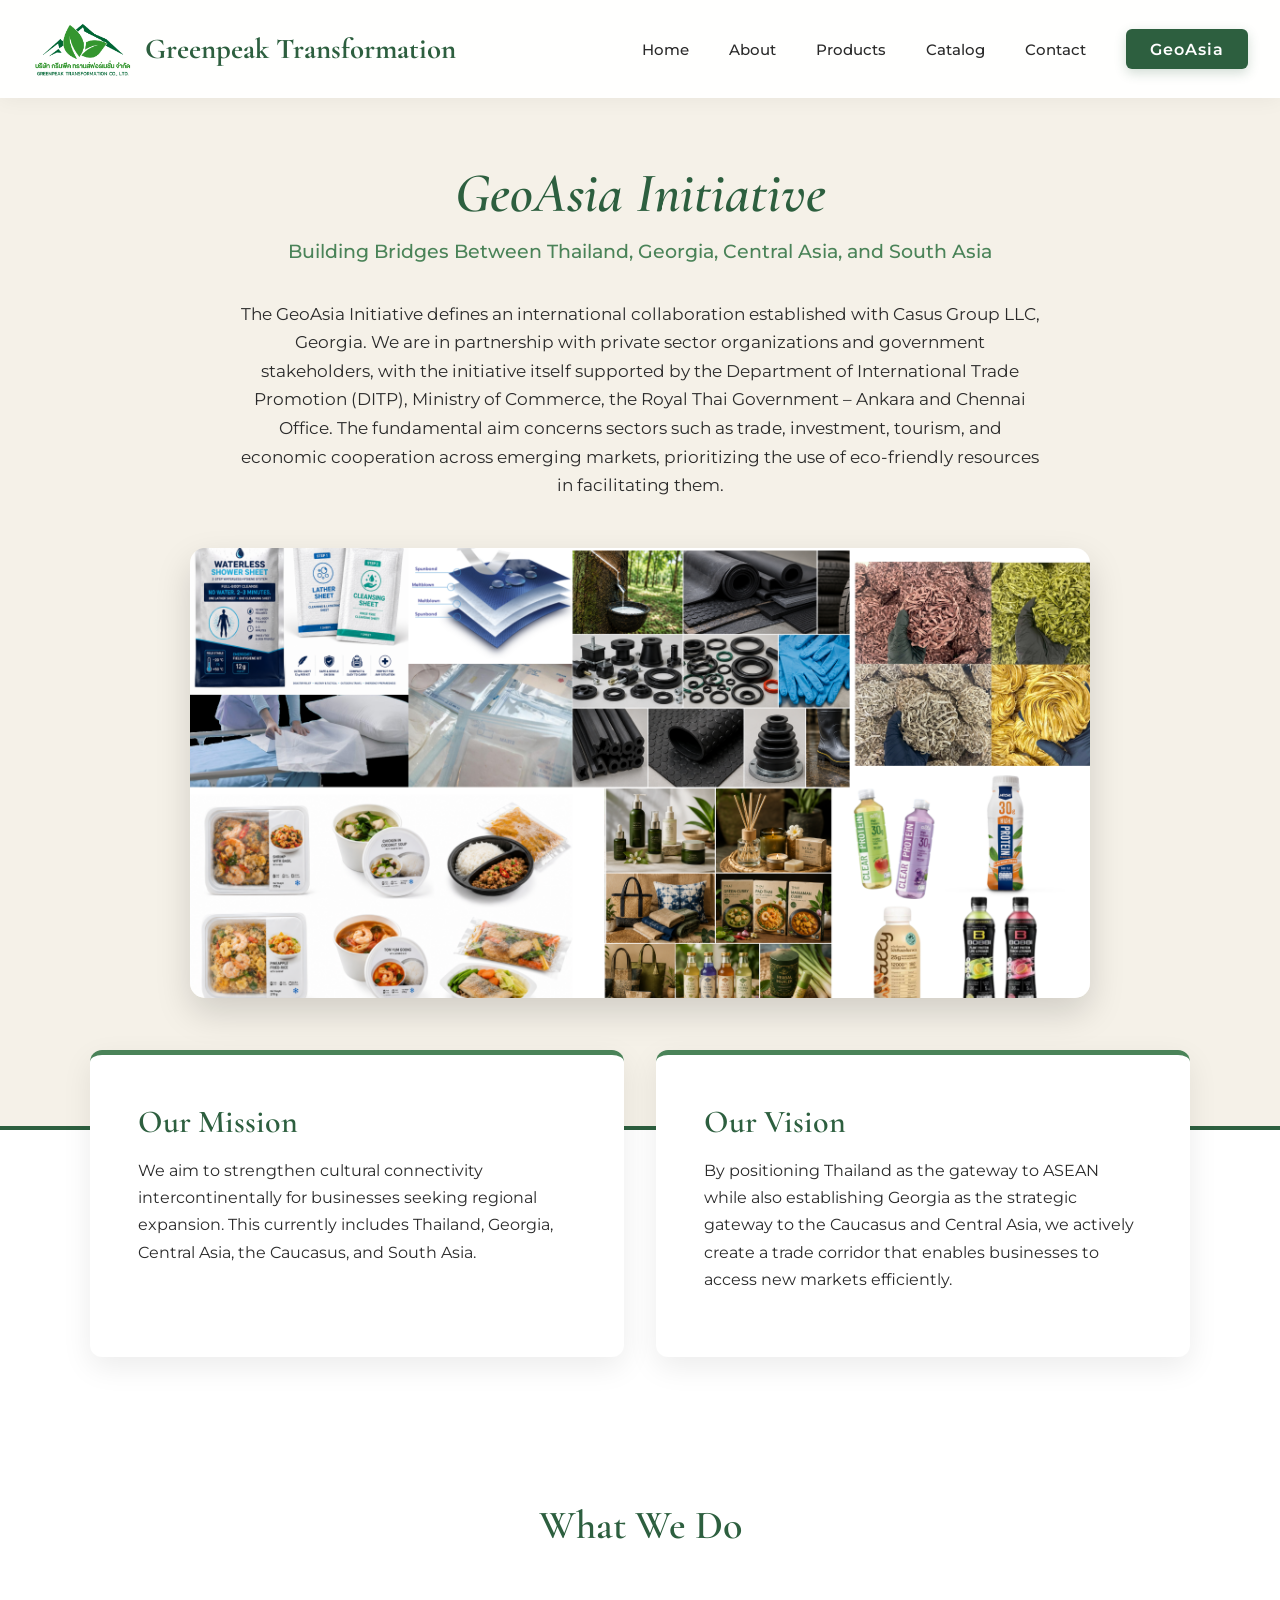
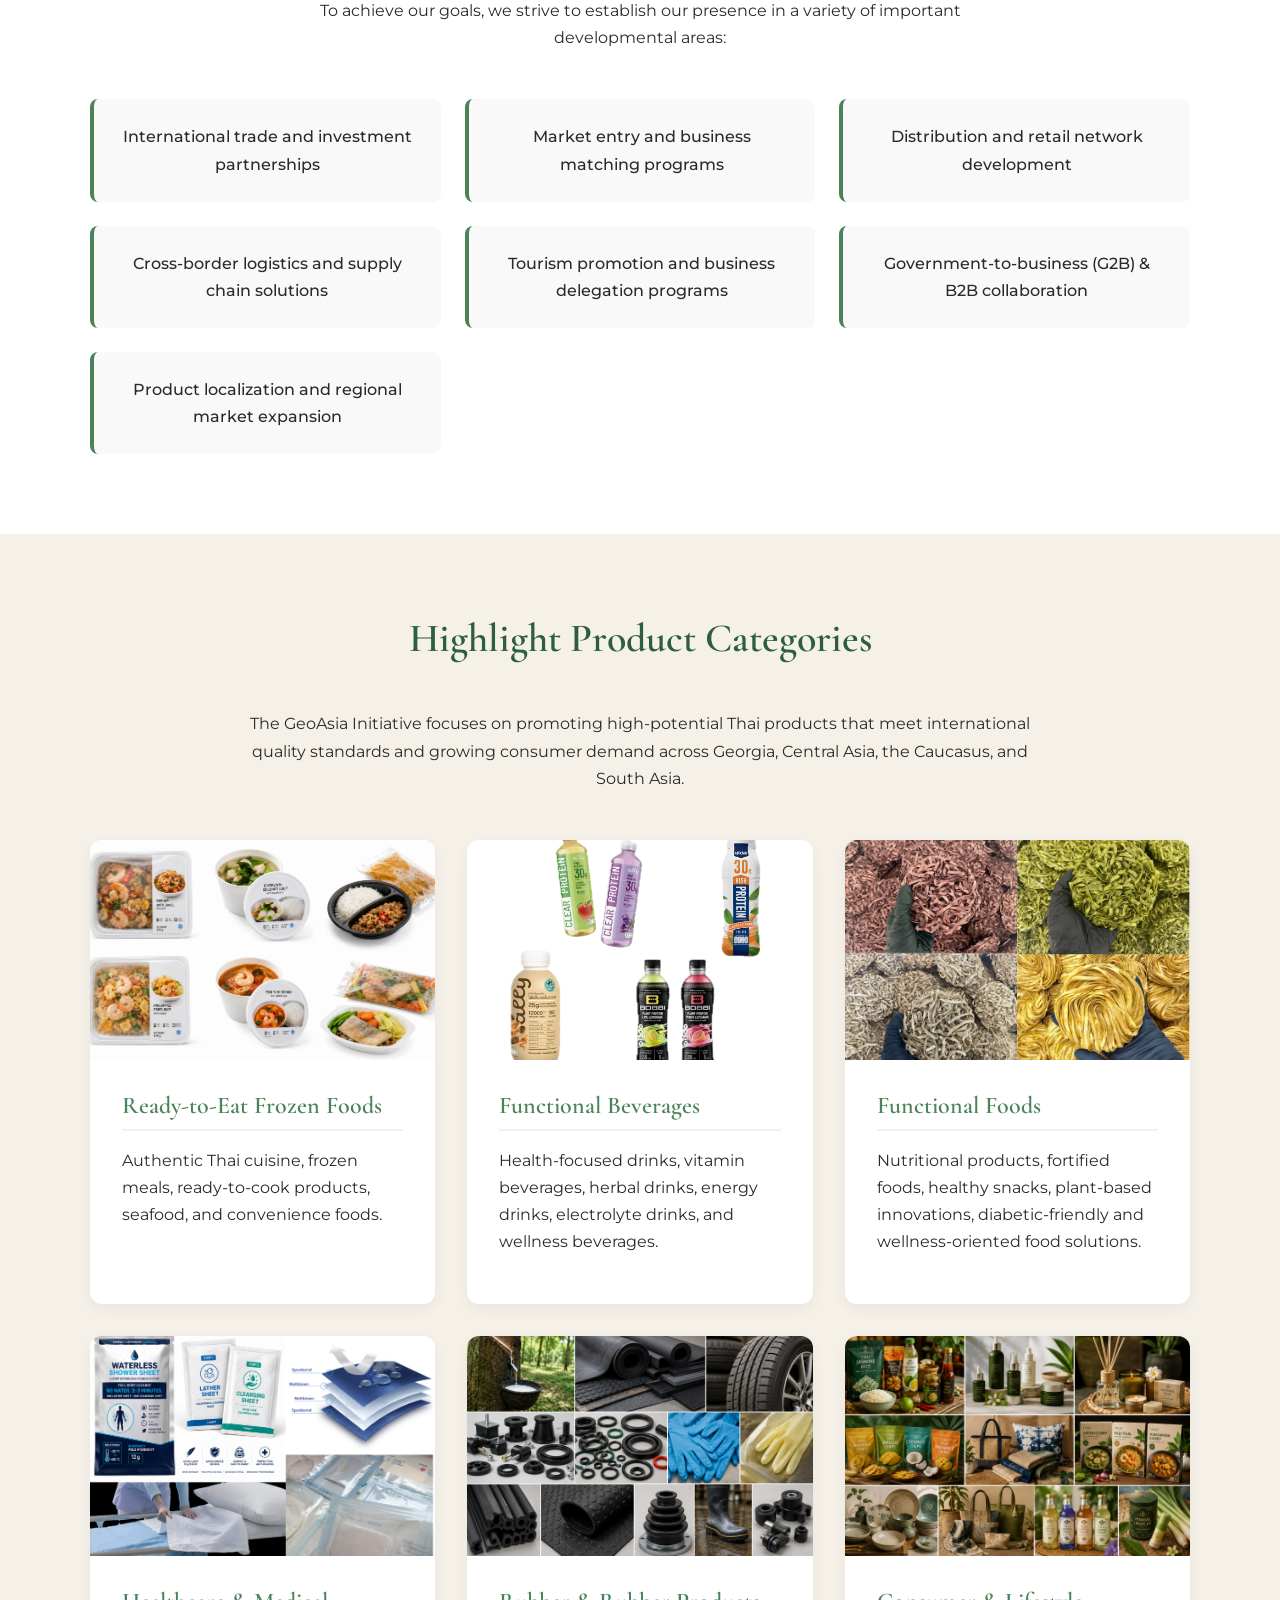
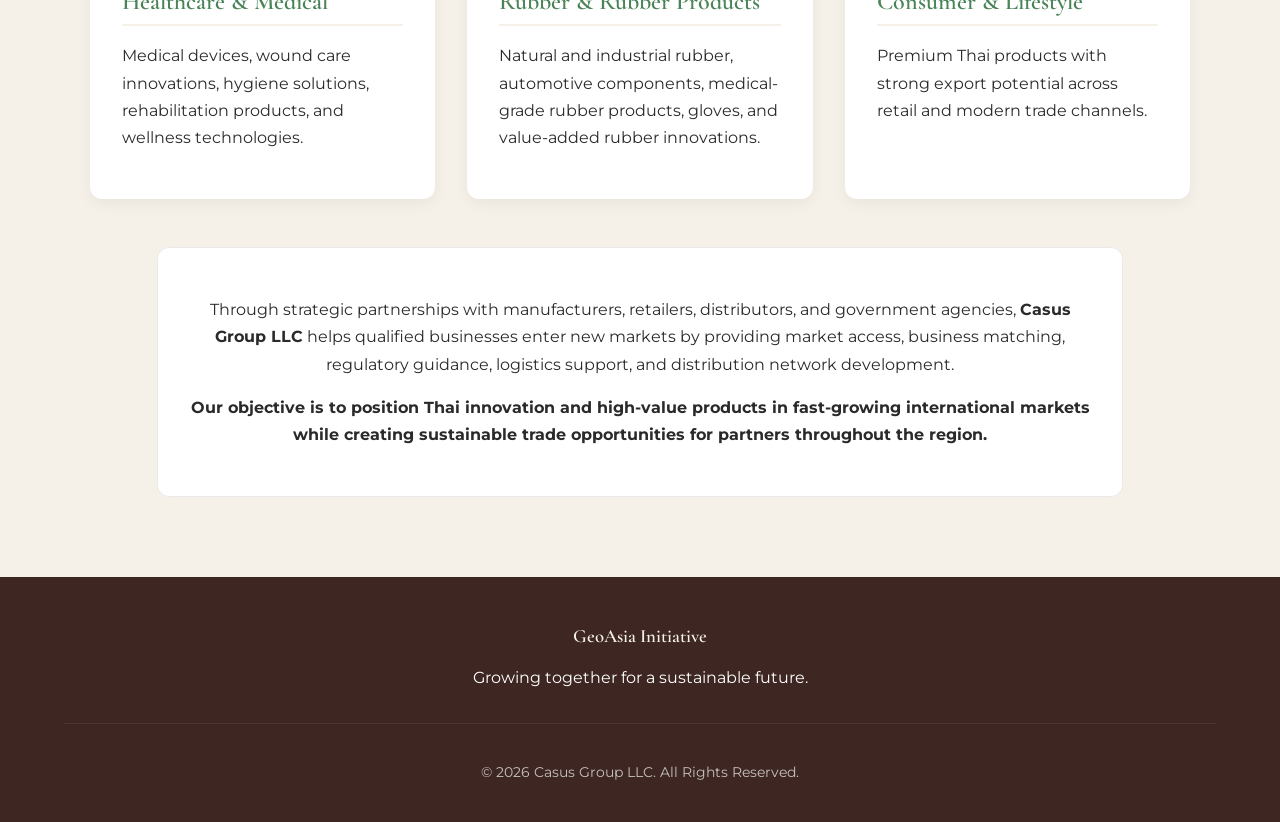
<file: partnership/index.html>
<!DOCTYPE html>
<html lang="en">
<head>
    <meta charset="UTF-8">
    <meta name="viewport" content="width=device-width, initial-scale=1.0">
    <title>GeoAsia Initiative | Greenpeak Transformation</title>
    <link rel="icon" type="image/png" href="images/greenpeak_logo.png">
    <link rel="preconnect" href="https://fonts.googleapis.com">
    <link rel="preconnect" href="https://fonts.gstatic.com" crossorigin>
    <link href="https://fonts.googleapis.com/css2?family=Cormorant+Garamond:wght@300;400;600;700&family=Montserrat:wght@300;400;500;600&display=swap" rel="stylesheet">
    
    <style>
        :root {
            --primary-green: #2d5f3f;
            --accent-green: #4a8358;
            --dark-brown: #3e2723;
            --cream: #f5f1e8;
            --text-dark: #2a2a2a;
            --white: #ffffff;
            --light-gray: #f9f9f9;
        }

        body {
            font-family: 'Montserrat', sans-serif;
            color: var(--text-dark);
            line-height: 1.7;
            background: var(--white);
            margin: 0;
            padding: 0;
            display: flex;
            flex-direction: column;
            min-height: 100vh;
        }

        h1, h2, h3, h4 {
            font-family: 'Cormorant Garamond', serif;
            font-weight: 600;
            margin-top: 0;
        }

        a {
            text-decoration: none;
            color: inherit;
        }

        /* --- Header Styles --- */
        header {
            background: var(--white);
            padding: 1.5rem 5%;
            box-shadow: 0 2px 20px rgba(0, 0, 0, 0.05);
            display: flex;
            justify-content: space-between;
            align-items: center;
            position: sticky;
            top: 0;
            z-index: 1000;
        }

        .logo {
            font-family: 'Cormorant Garamond', serif;
            font-size: 1.8rem;
            font-weight: 700;
            color: var(--primary-green);
        }

        /* Creates space above sections when clicking navigation links */
        section {
            scroll-margin-top: 50px; /* Adjust this number if you want more or less space! */
        }

        h1, h2, h3, h4 {
            font-family: 'Cormorant Garamond', serif;
            font-weight: 600;
            line-height: 1.2;
        }

        /* --- Website Navigation Bar Styles --- */
        nav {
            position: fixed;
            top: 0;
            width: 100%;
            background: rgba(255, 255, 255, 0.95);
            backdrop-filter: blur(10px);
            z-index: 1000;
            box-shadow: 0 2px 20px rgba(0, 0, 0, 0.05);
            transition: all 0.3s ease;
        }

        .nav-container {
            max-width: 1400px;
            margin: 0 auto;
            padding: 1.2rem 2rem;
            display: flex;
            justify-content: space-between;
            align-items: center;
        }

        .logo {
            display: flex;
            align-items: center;
            gap: 0.8rem;
            font-family: 'Cormorant Garamond', serif;
            font-size: 1.8rem;
            font-weight: 700;
            color: var(--primary-green);
            text-decoration: none;
        }

        .logo-icon {
            width: 100px;
            height: 60px;
        }

        .nav-links {
            display: flex;
            align-items: center;
            gap: 2.5rem;
            list-style: none;
            margin: 0;
            padding: 0;
        }

        .nav-links a {
            color: var(--text-dark);
            text-decoration: none;
            font-weight: 500;
            font-size: 0.95rem;
            transition: color 0.3s ease;
            position: relative;
            display: inline-block;
        }

        .nav-links a::after {
            content: '';
            position: absolute;
            bottom: -5px;
            left: 0;
            width: 0;
            height: 2px;
            background: var(--accent-green);
            transition: width 0.3s ease;
        }

        .nav-links a:hover {
            color: var(--accent-green);
        }

        .nav-links a:hover::after {
            width: 100%;
        }

        /* Standalone Highlighted GeoAsia Button */
        .nav-links a.nav-cta {
            background-color: var(--primary-green);
            color: var(--white) !important;
            padding: 0.65rem 1.5rem;
            border-radius: 6px;
            font-size: 1rem;
            font-weight: 600;
            letter-spacing: 1px;
            box-shadow: 0 4px 12px rgba(45, 95, 63, 0.22);
            transition: all 0.3s cubic-bezier(0.25, 0.8, 0.25, 1);
            line-height: 1.2;
        }

        .nav-links a.nav-cta:hover {
            background-color: var(--accent-green);
            transform: translateY(-3px);
            box-shadow: 0 8px 18px rgba(45, 95, 63, 0.35);
        }

        .nav-links a.nav-cta:active {
            transform: translateY(-1px);
            box-shadow: 0 4px 10px rgba(45, 95, 63, 0.25);
        }

        .nav-links a.nav-cta::after {
            display: none !important;
        }

        .mobile-menu-btn {
            display: none;
            background: none;
            border: none;
            font-size: 1.5rem;
            color: var(--primary-green);
            cursor: pointer;
        }

        /* --- Page Layout & Sections --- */
        main {
            flex: 1;
        }

        section {
            padding: 5rem 5%;
        }

        .container {
            max-width: 1100px;
            margin: 0 auto;
        }

        /* Hero / Intro Section */
        .hero-section {
            text-align: center;
            background: var(--cream);
            
            /* Increased top padding from 6rem to 10rem to give the header breathing room */
            padding: 10rem 5% 8rem 5%; 
            
            border-bottom: 4px solid var(--primary-green);
        }

        .hero-section h1 {
            font-size: 3.5rem;
            color: var(--primary-green);
            margin-bottom: 0.5rem;
            text-align: center;
        }

        .hero-subtitle {
            font-size: 1.2rem;
            font-weight: 500;
            color: var(--accent-green);
            max-width: 800px;
            margin: 0 auto 2rem;
        }

        .hero-text {
            max-width: 800px;
            margin: 0 auto;
            font-size: 1.05rem;
        }

        /* Hero Image Enhancement */
        .hero-image-wrapper {
            margin-top: 3rem;
            max-width: 900px;
            margin-left: auto;
            margin-right: auto;
            height: 450px;
            border-radius: 15px;
            overflow: hidden;
            box-shadow: 0 15px 35px rgba(0, 0, 0, 0.15);
        }

        .hero-image-wrapper img {
            width: 100%;
            height: 100%;
            object-fit: cover;
        }

        /* Mission & Vision Grid */
        .mv-grid {
            display: grid;
            grid-template-columns: 1fr 1fr;
            gap: 2rem;
            margin-top: -5rem; /* Pulled up higher to overlay cleanly below the hero image */
            position: relative;
            z-index: 10;
        }

        .mv-card {
            background: var(--white);
            padding: 3rem;
            border-radius: 12px;
            box-shadow: 0 10px 30px rgba(0,0,0,0.08);
            border-top: 5px solid var(--accent-green);
        }

        .mv-card h3 {
            color: var(--primary-green);
            font-size: 2rem;
            margin-bottom: 1rem;
        }

        /* What We Do Section */
        .what-we-do-section {
            background: var(--white);
            padding-top: 7rem;
        }

        .section-header {
            text-align: center;
            font-size: 2.5rem;
            color: var(--primary-green);
            margin-bottom: 3rem;
        }

        .services-grid {
            display: grid;
            grid-template-columns: repeat(auto-fit, minmax(300px, 1fr));
            gap: 1.5rem;
        }

        .service-item {
            background: var(--light-gray);
            padding: 1.5rem;
            border-radius: 8px;
            display: flex;
            align-items: center;
            justify-content: center; /* Centered horizontally */
            text-align: center;      /* Centered multi-line text */
            border-left: 4px solid var(--accent-green);
            font-weight: 500;
        }

        /* Strategic Partnerships */
        .partnership-section {
            background: var(--primary-green);
            color: var(--white);
            padding: 6rem 5%;
            text-align: center;
        }

        .partnership-section h2 {
            color: var(--cream);
            font-size: 2.5rem;
        }

        .partnership-box {
            background: rgba(255, 255, 255, 0.1);
            border: 1px solid rgba(255, 255, 255, 0.2);
            padding: 3rem;
            border-radius: 12px;
            max-width: 900px;
            margin: 3rem auto 0;
            text-align: left;
        }

        .partnership-box strong {
            color: var(--cream);
            font-size: 1.1rem;
        }

        /* Highlight Products Grid */
        .products-section {
            background: var(--cream);
        }

        .products-grid {
            display: grid;
            grid-template-columns: repeat(auto-fit, minmax(300px, 1fr));
            gap: 2rem;
            margin-bottom: 3rem;
        }

        .product-card {
            background: var(--white);
            border-radius: 12px;
            box-shadow: 0 5px 15px rgba(0,0,0,0.05);
            transition: transform 0.3s ease;
            overflow: hidden; /* Keeps image corners aligned with card radius */
            display: flex;
            flex-direction: column;
        }

        .product-card:hover {
            transform: translateY(-5px);
        }

        .product-card-image {
            width: 100%;
            height: 220px;
            overflow: hidden;
        }

        .product-card-image img {
            width: 100%;
            height: 100%;
            object-fit: cover;
        }

        .product-card-content {
            padding: 2rem;
            flex-grow: 1;
        }

        .product-card h4 {
            color: var(--accent-green);
            font-size: 1.5rem;
            margin-bottom: 1rem;
            border-bottom: 2px solid var(--cream);
            padding-bottom: 0.5rem;
        }

        .conclusion-text {
            background: var(--white);
            padding: 2rem;
            border-radius: 12px;
            text-align: center;
            max-width: 900px;
            margin: 0 auto;
            border: 1px solid #eaeaea;
        }

        /* --- Footer Styles --- */
        footer {
            background: var(--dark-brown);
            color: var(--white);
            padding: 3rem 5% 1.5rem;
            text-align: center;
        }

        .footer-content {
            margin-bottom: 2rem;
        }

        .footer-bottom {
            font-size: 0.85rem;
            opacity: 0.7;
            border-top: 1px solid rgba(255,255,255,0.1);
            padding-top: 1.5rem;
        }

        /* Responsive Design */
        @media (max-width: 768px) {
            .mv-grid {
                grid-template-columns: 1fr;
                margin-top: 2rem;
            }
            .hero-section h1 {
                font-size: 2.5rem;
            }
            .hero-image-wrapper {
                height: 280px;
            }
        }
    </style>
</head>
<body>

    <!-- Navigation -->
    <nav id="navbar">
        <div class="nav-container">
            <a href="https://greenpeaktransform.com/#home" class="logo">
                <img src="images/greenpeak_logo.png" alt="GreenPeak Logo" class="logo-icon">
                <span>Greenpeak Transformation</span>
            </a>
            <ul class="nav-links">
                <li><a href="https://greenpeaktransform.com/#home">Home</a></li>
                <li><a href="https://greenpeaktransform.com/#about">About</a></li>
                <li><a href="https://greenpeaktransform.com/#products">Products</a></li>
                <li><a href="https://greenpeaktransform.com/#catalog">Catalog</a></li>
                <li><a href="https://greenpeaktransform.com/#contact">Contact</a></li>
                <li><a href="index.html" class="nav-cta">GeoAsia</a></li>
            </ul>
            <button class="mobile-menu-btn">☰</button>
        </div>
    </nav>
    <main>
        <section class="hero-section">
            <div class="container">
                <h1><i>GeoAsia Initiative</i></h1>
                <p class="hero-subtitle">Building Bridges Between Thailand, Georgia, Central Asia, and South Asia</p>
                <p class="hero-text">
                    The GeoAsia Initiative defines an international collaboration established with Casus Group LLC, Georgia. 
                    We are in partnership with private sector organizations and government stakeholders, with the initiative itself supported by the Department of International Trade Promotion (DITP), Ministry of Commerce, the Royal Thai Government – Ankara and Chennai Office. 
                    The fundamental aim concerns sectors such as trade, investment, tourism, and economic cooperation across emerging markets, prioritizing the use of eco-friendly resources in facilitating them.
                </p>
                
                <div class="hero-image-wrapper">
                    <img src="images/Hero.png" alt="GeoAsia Initiative Global Trade Corridor">
                </div>
            </div>
        </section>

        <section style="padding-top: 0; padding-bottom: 2rem;">
            <div class="container mv-grid">
                <div class="mv-card">
                    <h3>Our Mission</h3>
                    <p>We aim to strengthen cultural connectivity intercontinentally for businesses seeking regional expansion. This currently includes Thailand, Georgia, Central Asia, the Caucasus, and South Asia.</p>
                </div>
                <div class="mv-card">
                    <h3>Our Vision</h3>
                    <p>By positioning Thailand as the gateway to ASEAN while also establishing Georgia as the strategic gateway to the Caucasus and Central Asia, we actively create a trade corridor that enables businesses to access new markets efficiently.</p>
                </div>
            </div>
        </section>

        <section class="what-we-do-section">
            <div class="container">
                <h2 class="section-header">What We Do</h2>
                <p style="text-align: center; margin-bottom: 3rem; max-width: 700px; margin-left: auto; margin-right: auto;">To achieve our goals, we strive to establish our presence in a variety of important developmental areas: </p>
                
                <div class="services-grid">
                    <div class="service-item">International trade and investment partnerships</div>
                    <div class="service-item">Market entry and business matching programs</div>
                    <div class="service-item">Distribution and retail network development</div>
                    <div class="service-item">Cross-border logistics and supply chain solutions</div>
                    <div class="service-item">Tourism promotion and business delegation programs</div>
                    <div class="service-item">Government-to-business (G2B) & B2B collaboration</div>
                    <div class="service-item">Product localization and regional market expansion</div>
                </div>
            </div>
        </section>
<!-- 
        <section class="partnership-section">
            <div class="container">
                <h2>Globalization with Greenpeak</h2>
                <p style="max-width: 800px; margin: 0 auto; opacity: 0.9;">The initiative works closely with government agencies each step of the way. Chambers of commerce, retailers, manufacturers, investors, and logistics partners work to contribute to successful globalised distribution. </p>
                
                <div class="partnership-box">
                    <strong>Highlight Collaboration:</strong>
                    <p style="margin-top: 0.5rem;">Here at Greenpeak, we are committed to building a meaningful relationship between Thailand and Sri Lanka, helping Thai brands establish a strong market presence through trusted retail partnerships, efficient distribution networks, and carefully tailored local market strategies that create lasting value for businesses and consumers alike.</p>
                </div>
            </div>
        </section> -->

        <section class="products-section">
            <div class="container">
                <h2 class="section-header">Highlight Product Categories</h2>
                <p style="text-align: center; margin-bottom: 3rem; max-width: 800px; margin-left: auto; margin-right: auto;">The GeoAsia Initiative focuses on promoting high-potential Thai products that meet international quality standards and growing consumer demand across Georgia, Central Asia, the Caucasus, and South Asia.</p>
                
                <div class="products-grid">
                    
                    <div class="product-card">
                        <div class="product-card-image">
                            <img src="images/RTE_Frozen.png" alt="Ready-to-Eat Frozen Foods">
                        </div>
                        <div class="product-card-content">
                            <h4>Ready-to-Eat Frozen Foods</h4>
                            <p>Authentic Thai cuisine, frozen meals, ready-to-cook products, seafood, and convenience foods.</p>
                        </div>
                    </div>
                    
                    <div class="product-card">
                        <div class="product-card-image">
                            <img src="images/Functional_Bev.png" alt="Functional Beverages">
                        </div>
                        <div class="product-card-content">
                            <h4>Functional Beverages</h4>
                            <p>Health-focused drinks, vitamin beverages, herbal drinks, energy drinks, electrolyte drinks, and wellness beverages.</p>
                        </div>
                    </div>
                    
                    <div class="product-card">
                        <div class="product-card-image">
                            <img src="images/Functional_Food.png" alt="Functional Foods">
                        </div>
                        <div class="product-card-content">
                            <h4>Functional Foods</h4>
                            <p>Nutritional products, fortified foods, healthy snacks, plant-based innovations, diabetic-friendly and wellness-oriented food solutions.</p>
                        </div>
                    </div>
                    
                    <div class="product-card">
                        <div class="product-card-image">
                            <img src="images/Healthcare.png" alt="Healthcare & Medical Products">
                        </div>
                        <div class="product-card-content">
                            <h4>Healthcare & Medical</h4>
                            <p>Medical devices, wound care innovations, hygiene solutions, rehabilitation products, and wellness technologies.</p>
                        </div>
                    </div>
                    
                    <div class="product-card">
                        <div class="product-card-image">
                            <img src="images/Rubber.png" alt="Rubber & Rubber Products">
                        </div>
                        <div class="product-card-content">
                            <h4>Rubber & Rubber Products</h4>
                            <p>Natural and industrial rubber, automotive components, medical-grade rubber products, gloves, and value-added rubber innovations.</p>
                        </div>
                    </div>
                    
                    <div class="product-card">
                        <div class="product-card-image">
                            <img src="images/Consumer.png" alt="Consumer & Lifestyle Goods">
                        </div>
                        <div class="product-card-content">
                            <h4>Consumer & Lifestyle</h4>
                            <p>Premium Thai products with strong export potential across retail and modern trade channels.</p>
                        </div>
                    </div>
                    
                </div>

                <div class="conclusion-text">
                    <p style="margin-bottom: 1rem;">Through strategic partnerships with manufacturers, retailers, distributors, and government agencies, <strong>Casus Group LLC</strong> helps qualified businesses enter new markets by providing market access, business matching, regulatory guidance, logistics support, and distribution network development.</p>
                    <p><strong>Our objective is to position Thai innovation and high-value products in fast-growing international markets while creating sustainable trade opportunities for partners throughout the region.</strong></p>
                </div>

            </div>
        </section>
    </main>

    <footer>
        <div class="footer-content">
            <h3 style="color: var(--cream); margin-bottom: 1rem;">GeoAsia Initiative</h3>
            <p>Growing together for a sustainable future.</p>
        </div>
        <div class="footer-bottom">
            <p>&copy; 2026 Casus Group LLC. All Rights Reserved.</p>
        </div>
    </footer>

</body>
</html>
</file>
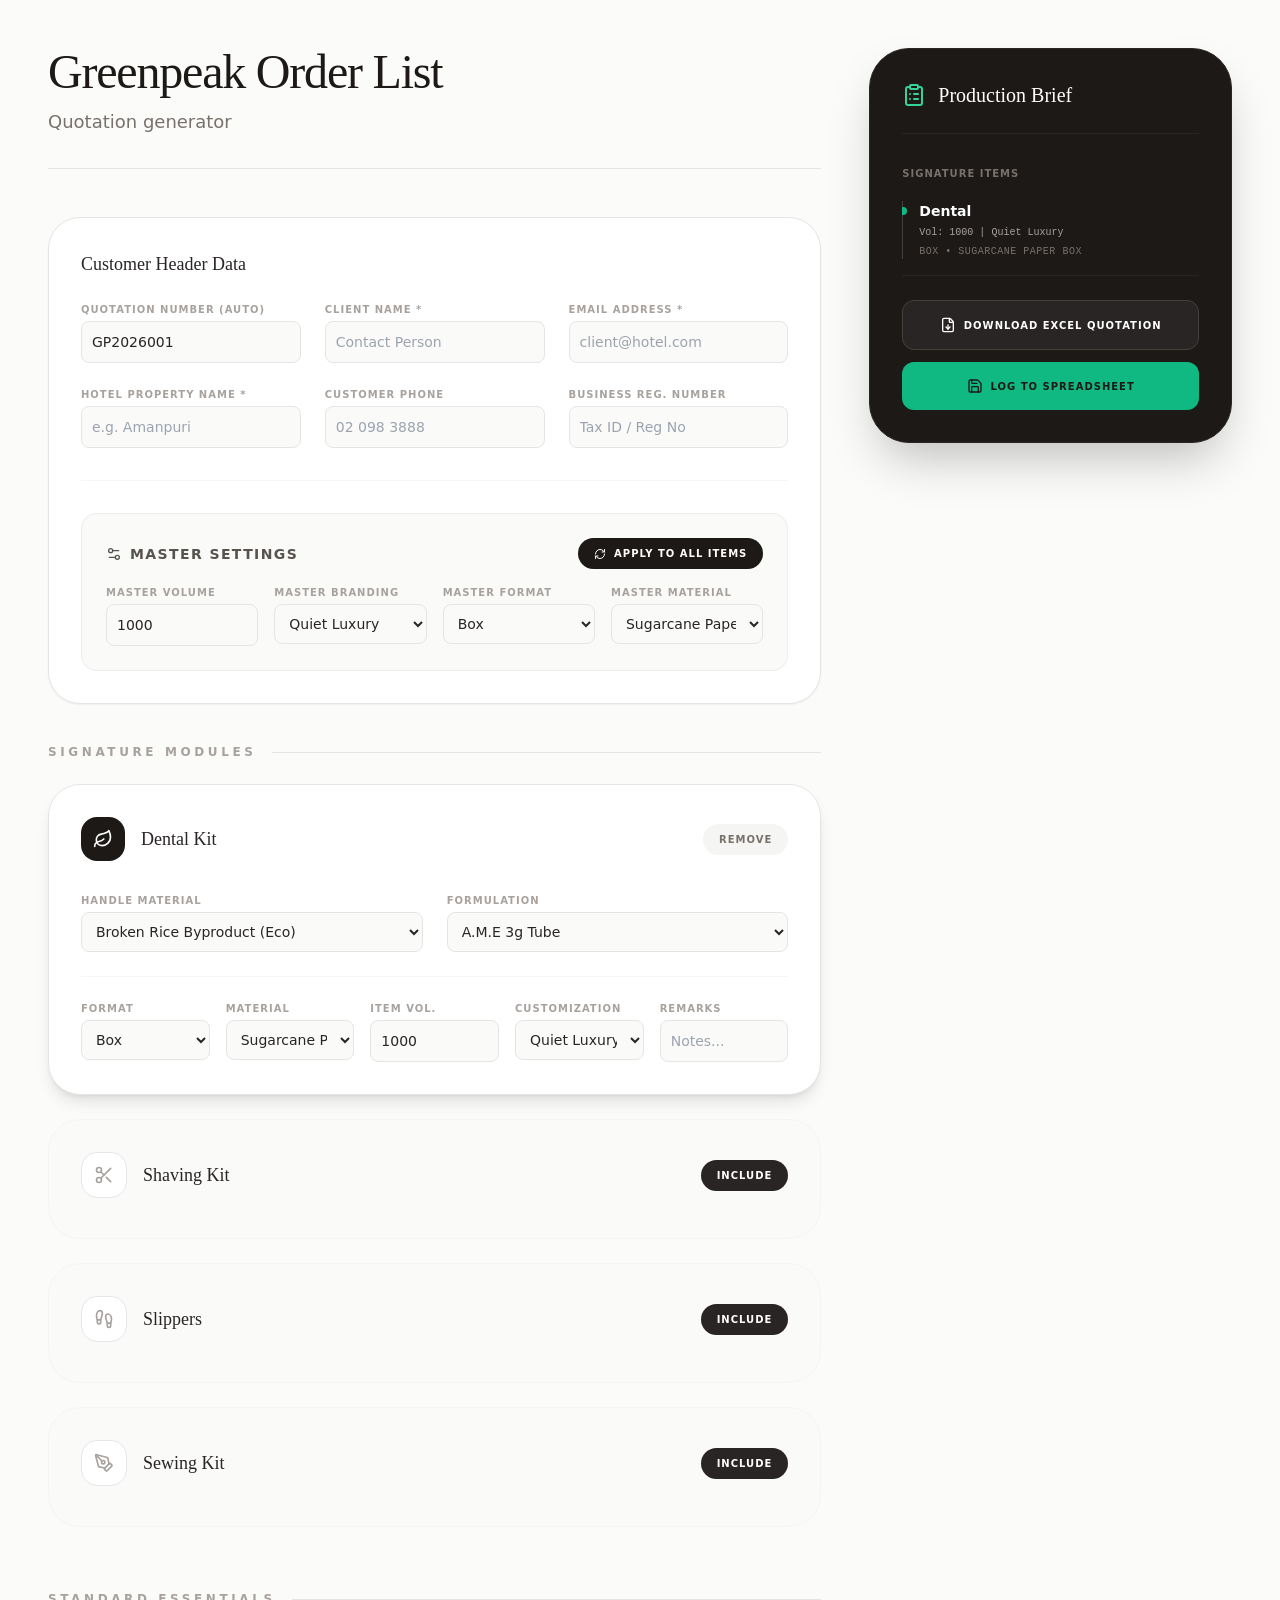
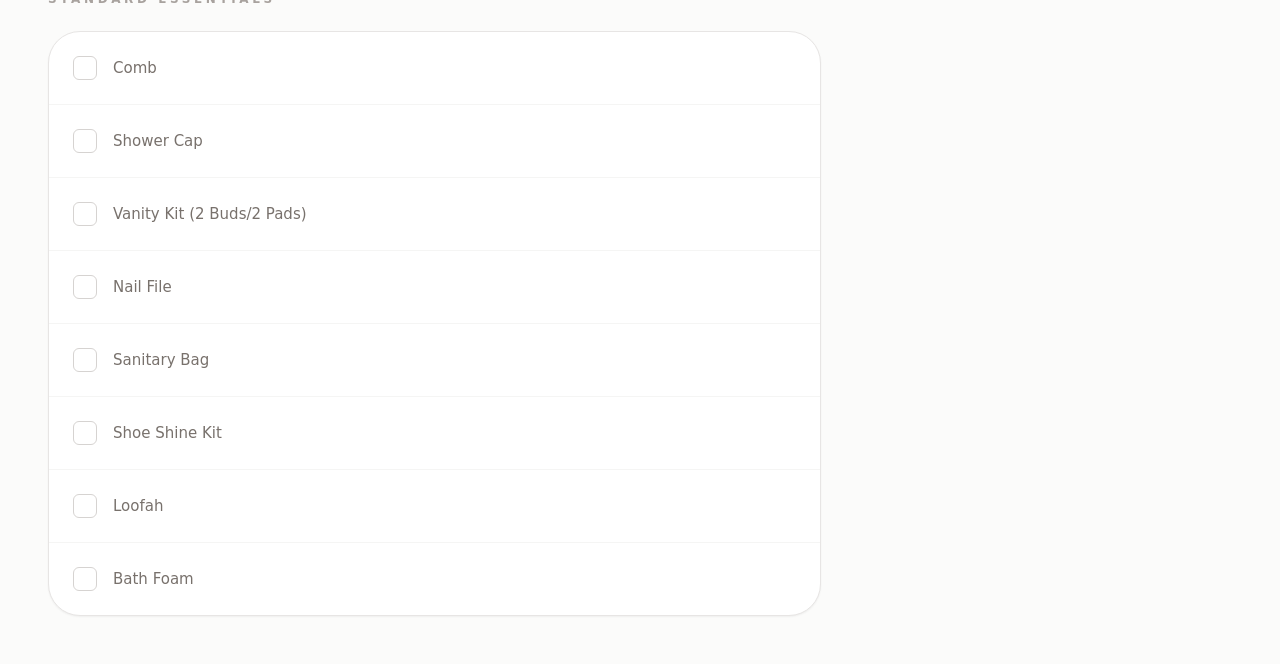
<file: portal/index.html>
<!doctype html>
<html lang="en">
  <head>
    <meta charset="UTF-8" />
    <link rel="icon" type="image/svg+xml" href="/portal/vite.svg" />
    <meta name="viewport" content="width=device-width, initial-scale=1.0" />
    <title>Vite + React</title>
    <script type="module" crossorigin src="/portal/assets/index-oVyuH4uh.js"></script>
    <link rel="stylesheet" crossorigin href="/portal/assets/index-59e5iyi6.css">
  </head>
  <body>
    <div id="root"></div>
  </body>
</html>
</file>
<file: portal/assets/index-59e5iyi6.css>
*,:before,:after{--tw-border-spacing-x: 0;--tw-border-spacing-y: 0;--tw-translate-x: 0;--tw-translate-y: 0;--tw-rotate: 0;--tw-skew-x: 0;--tw-skew-y: 0;--tw-scale-x: 1;--tw-scale-y: 1;--tw-pan-x: ;--tw-pan-y: ;--tw-pinch-zoom: ;--tw-scroll-snap-strictness: proximity;--tw-gradient-from-position: ;--tw-gradient-via-position: ;--tw-gradient-to-position: ;--tw-ordinal: ;--tw-slashed-zero: ;--tw-numeric-figure: ;--tw-numeric-spacing: ;--tw-numeric-fraction: ;--tw-ring-inset: ;--tw-ring-offset-width: 0px;--tw-ring-offset-color: #fff;--tw-ring-color: rgb(59 130 246 / .5);--tw-ring-offset-shadow: 0 0 #0000;--tw-ring-shadow: 0 0 #0000;--tw-shadow: 0 0 #0000;--tw-shadow-colored: 0 0 #0000;--tw-blur: ;--tw-brightness: ;--tw-contrast: ;--tw-grayscale: ;--tw-hue-rotate: ;--tw-invert: ;--tw-saturate: ;--tw-sepia: ;--tw-drop-shadow: ;--tw-backdrop-blur: ;--tw-backdrop-brightness: ;--tw-backdrop-contrast: ;--tw-backdrop-grayscale: ;--tw-backdrop-hue-rotate: ;--tw-backdrop-invert: ;--tw-backdrop-opacity: ;--tw-backdrop-saturate: ;--tw-backdrop-sepia: ;--tw-contain-size: ;--tw-contain-layout: ;--tw-contain-paint: ;--tw-contain-style: }::backdrop{--tw-border-spacing-x: 0;--tw-border-spacing-y: 0;--tw-translate-x: 0;--tw-translate-y: 0;--tw-rotate: 0;--tw-skew-x: 0;--tw-skew-y: 0;--tw-scale-x: 1;--tw-scale-y: 1;--tw-pan-x: ;--tw-pan-y: ;--tw-pinch-zoom: ;--tw-scroll-snap-strictness: proximity;--tw-gradient-from-position: ;--tw-gradient-via-position: ;--tw-gradient-to-position: ;--tw-ordinal: ;--tw-slashed-zero: ;--tw-numeric-figure: ;--tw-numeric-spacing: ;--tw-numeric-fraction: ;--tw-ring-inset: ;--tw-ring-offset-width: 0px;--tw-ring-offset-color: #fff;--tw-ring-color: rgb(59 130 246 / .5);--tw-ring-offset-shadow: 0 0 #0000;--tw-ring-shadow: 0 0 #0000;--tw-shadow: 0 0 #0000;--tw-shadow-colored: 0 0 #0000;--tw-blur: ;--tw-brightness: ;--tw-contrast: ;--tw-grayscale: ;--tw-hue-rotate: ;--tw-invert: ;--tw-saturate: ;--tw-sepia: ;--tw-drop-shadow: ;--tw-backdrop-blur: ;--tw-backdrop-brightness: ;--tw-backdrop-contrast: ;--tw-backdrop-grayscale: ;--tw-backdrop-hue-rotate: ;--tw-backdrop-invert: ;--tw-backdrop-opacity: ;--tw-backdrop-saturate: ;--tw-backdrop-sepia: ;--tw-contain-size: ;--tw-contain-layout: ;--tw-contain-paint: ;--tw-contain-style: }*,:before,:after{box-sizing:border-box;border-width:0;border-style:solid;border-color:#e5e7eb}:before,:after{--tw-content: ""}html,:host{line-height:1.5;-webkit-text-size-adjust:100%;-moz-tab-size:4;-o-tab-size:4;tab-size:4;font-family:ui-sans-serif,system-ui,sans-serif,"Apple Color Emoji","Segoe UI Emoji",Segoe UI Symbol,"Noto Color Emoji";font-feature-settings:normal;font-variation-settings:normal;-webkit-tap-highlight-color:transparent}body{margin:0;line-height:inherit}hr{height:0;color:inherit;border-top-width:1px}abbr:where([title]){-webkit-text-decoration:underline dotted;text-decoration:underline dotted}h1,h2,h3,h4,h5,h6{font-size:inherit;font-weight:inherit}a{color:inherit;text-decoration:inherit}b,strong{font-weight:bolder}code,kbd,samp,pre{font-family:ui-monospace,SFMono-Regular,Menlo,Monaco,Consolas,Liberation Mono,Courier New,monospace;font-feature-settings:normal;font-variation-settings:normal;font-size:1em}small{font-size:80%}sub,sup{font-size:75%;line-height:0;position:relative;vertical-align:baseline}sub{bottom:-.25em}sup{top:-.5em}table{text-indent:0;border-color:inherit;border-collapse:collapse}button,input,optgroup,select,textarea{font-family:inherit;font-feature-settings:inherit;font-variation-settings:inherit;font-size:100%;font-weight:inherit;line-height:inherit;letter-spacing:inherit;color:inherit;margin:0;padding:0}button,select{text-transform:none}button,input:where([type=button]),input:where([type=reset]),input:where([type=submit]){-webkit-appearance:button;background-color:transparent;background-image:none}:-moz-focusring{outline:auto}:-moz-ui-invalid{box-shadow:none}progress{vertical-align:baseline}::-webkit-inner-spin-button,::-webkit-outer-spin-button{height:auto}[type=search]{-webkit-appearance:textfield;outline-offset:-2px}::-webkit-search-decoration{-webkit-appearance:none}::-webkit-file-upload-button{-webkit-appearance:button;font:inherit}summary{display:list-item}blockquote,dl,dd,h1,h2,h3,h4,h5,h6,hr,figure,p,pre{margin:0}fieldset{margin:0;padding:0}legend{padding:0}ol,ul,menu{list-style:none;margin:0;padding:0}dialog{padding:0}textarea{resize:vertical}input::-moz-placeholder,textarea::-moz-placeholder{opacity:1;color:#9ca3af}input::placeholder,textarea::placeholder{opacity:1;color:#9ca3af}button,[role=button]{cursor:pointer}:disabled{cursor:default}img,svg,video,canvas,audio,iframe,embed,object{display:block;vertical-align:middle}img,video{max-width:100%;height:auto}[hidden]:where(:not([hidden=until-found])){display:none}.absolute{position:absolute}.relative{position:relative}.sticky{position:sticky}.-left-\[4\.5px\]{left:-4.5px}.top-1\.5{top:.375rem}.top-12{top:3rem}.mx-auto{margin-left:auto;margin-right:auto}.mb-1{margin-bottom:.25rem}.mb-12{margin-bottom:3rem}.mb-2{margin-bottom:.5rem}.mb-4{margin-bottom:1rem}.mb-6{margin-bottom:1.5rem}.mb-8{margin-bottom:2rem}.mr-2{margin-right:.5rem}.mr-4{margin-right:1rem}.mt-0\.5{margin-top:.125rem}.mt-1{margin-top:.25rem}.mt-2{margin-top:.5rem}.mt-3{margin-top:.75rem}.mt-4{margin-top:1rem}.mt-6{margin-top:1.5rem}.mt-8{margin-top:2rem}.block{display:block}.flex{display:flex}.grid{display:grid}.hidden{display:none}.h-2{height:.5rem}.h-4{height:1rem}.h-6{height:1.5rem}.h-\[1px\]{height:1px}.max-h-\[calc\(100vh-350px\)\]{max-height:calc(100vh - 350px)}.min-h-screen{min-height:100vh}.w-2{width:.5rem}.w-4{width:1rem}.w-6{width:1.5rem}.w-full{width:100%}.max-w-7xl{max-width:80rem}.flex-1{flex:1 1 0%}.shrink-0{flex-shrink:0}.grid-cols-1{grid-template-columns:repeat(1,minmax(0,1fr))}.grid-cols-2{grid-template-columns:repeat(2,minmax(0,1fr))}.flex-col{flex-direction:column}.items-start{align-items:flex-start}.items-center{align-items:center}.justify-center{justify-content:center}.justify-between{justify-content:space-between}.gap-4{gap:1rem}.gap-6{gap:1.5rem}.gap-8{gap:2rem}.space-x-2>:not([hidden])~:not([hidden]){--tw-space-x-reverse: 0;margin-right:calc(.5rem * var(--tw-space-x-reverse));margin-left:calc(.5rem * calc(1 - var(--tw-space-x-reverse)))}.space-x-3>:not([hidden])~:not([hidden]){--tw-space-x-reverse: 0;margin-right:calc(.75rem * var(--tw-space-x-reverse));margin-left:calc(.75rem * calc(1 - var(--tw-space-x-reverse)))}.space-x-4>:not([hidden])~:not([hidden]){--tw-space-x-reverse: 0;margin-right:calc(1rem * var(--tw-space-x-reverse));margin-left:calc(1rem * calc(1 - var(--tw-space-x-reverse)))}.space-y-1>:not([hidden])~:not([hidden]){--tw-space-y-reverse: 0;margin-top:calc(.25rem * calc(1 - var(--tw-space-y-reverse)));margin-bottom:calc(.25rem * var(--tw-space-y-reverse))}.space-y-10>:not([hidden])~:not([hidden]){--tw-space-y-reverse: 0;margin-top:calc(2.5rem * calc(1 - var(--tw-space-y-reverse)));margin-bottom:calc(2.5rem * var(--tw-space-y-reverse))}.space-y-3>:not([hidden])~:not([hidden]){--tw-space-y-reverse: 0;margin-top:calc(.75rem * calc(1 - var(--tw-space-y-reverse)));margin-bottom:calc(.75rem * var(--tw-space-y-reverse))}.space-y-4>:not([hidden])~:not([hidden]){--tw-space-y-reverse: 0;margin-top:calc(1rem * calc(1 - var(--tw-space-y-reverse)));margin-bottom:calc(1rem * var(--tw-space-y-reverse))}.space-y-5>:not([hidden])~:not([hidden]){--tw-space-y-reverse: 0;margin-top:calc(1.25rem * calc(1 - var(--tw-space-y-reverse)));margin-bottom:calc(1.25rem * var(--tw-space-y-reverse))}.space-y-6>:not([hidden])~:not([hidden]){--tw-space-y-reverse: 0;margin-top:calc(1.5rem * calc(1 - var(--tw-space-y-reverse)));margin-bottom:calc(1.5rem * var(--tw-space-y-reverse))}.space-y-8>:not([hidden])~:not([hidden]){--tw-space-y-reverse: 0;margin-top:calc(2rem * calc(1 - var(--tw-space-y-reverse)));margin-bottom:calc(2rem * var(--tw-space-y-reverse))}.divide-y>:not([hidden])~:not([hidden]){--tw-divide-y-reverse: 0;border-top-width:calc(1px * calc(1 - var(--tw-divide-y-reverse)));border-bottom-width:calc(1px * var(--tw-divide-y-reverse))}.divide-stone-100>:not([hidden])~:not([hidden]){--tw-divide-opacity: 1;border-color:rgb(245 245 244 / var(--tw-divide-opacity, 1))}.overflow-y-auto{overflow-y:auto}.rounded-2xl{border-radius:1rem}.rounded-\[2\.5rem\]{border-radius:2.5rem}.rounded-\[2rem\]{border-radius:2rem}.rounded-full{border-radius:9999px}.rounded-lg{border-radius:.5rem}.rounded-md{border-radius:.375rem}.rounded-xl{border-radius:.75rem}.border{border-width:1px}.border-b{border-bottom-width:1px}.border-l{border-left-width:1px}.border-t{border-top-width:1px}.border-red-500\/50{border-color:#ef444480}.border-stone-100{--tw-border-opacity: 1;border-color:rgb(245 245 244 / var(--tw-border-opacity, 1))}.border-stone-200{--tw-border-opacity: 1;border-color:rgb(231 229 228 / var(--tw-border-opacity, 1))}.border-stone-200\/60{border-color:#e7e5e499}.border-stone-300{--tw-border-opacity: 1;border-color:rgb(214 211 209 / var(--tw-border-opacity, 1))}.border-stone-700{--tw-border-opacity: 1;border-color:rgb(68 64 60 / var(--tw-border-opacity, 1))}.border-stone-800{--tw-border-opacity: 1;border-color:rgb(41 37 36 / var(--tw-border-opacity, 1))}.border-stone-900{--tw-border-opacity: 1;border-color:rgb(28 25 23 / var(--tw-border-opacity, 1))}.bg-\[\#FBFBFA\]{--tw-bg-opacity: 1;background-color:rgb(251 251 250 / var(--tw-bg-opacity, 1))}.bg-emerald-500{--tw-bg-opacity: 1;background-color:rgb(16 185 129 / var(--tw-bg-opacity, 1))}.bg-emerald-600{--tw-bg-opacity: 1;background-color:rgb(5 150 105 / var(--tw-bg-opacity, 1))}.bg-red-900\/30{background-color:#7f1d1d4d}.bg-stone-100{--tw-bg-opacity: 1;background-color:rgb(245 245 244 / var(--tw-bg-opacity, 1))}.bg-stone-200{--tw-bg-opacity: 1;background-color:rgb(231 229 228 / var(--tw-bg-opacity, 1))}.bg-stone-50{--tw-bg-opacity: 1;background-color:rgb(250 250 249 / var(--tw-bg-opacity, 1))}.bg-stone-50\/50{background-color:#fafaf980}.bg-stone-800{--tw-bg-opacity: 1;background-color:rgb(41 37 36 / var(--tw-bg-opacity, 1))}.bg-stone-800\/50{background-color:#29252480}.bg-stone-900{--tw-bg-opacity: 1;background-color:rgb(28 25 23 / var(--tw-bg-opacity, 1))}.bg-white{--tw-bg-opacity: 1;background-color:rgb(255 255 255 / var(--tw-bg-opacity, 1))}.p-2\.5{padding:.625rem}.p-3{padding:.75rem}.p-4{padding:1rem}.p-6{padding:1.5rem}.p-8{padding:2rem}.px-4{padding-left:1rem;padding-right:1rem}.py-2{padding-top:.5rem;padding-bottom:.5rem}.py-4{padding-top:1rem;padding-bottom:1rem}.pb-6{padding-bottom:1.5rem}.pb-8{padding-bottom:2rem}.pl-4{padding-left:1rem}.pr-4{padding-right:1rem}.pt-4{padding-top:1rem}.pt-6{padding-top:1.5rem}.pt-8{padding-top:2rem}.text-center{text-align:center}.font-mono{font-family:ui-monospace,SFMono-Regular,Menlo,Monaco,Consolas,Liberation Mono,Courier New,monospace}.font-sans{font-family:ui-sans-serif,system-ui,sans-serif,"Apple Color Emoji","Segoe UI Emoji",Segoe UI Symbol,"Noto Color Emoji"}.font-serif{font-family:ui-serif,Georgia,Cambria,Times New Roman,Times,serif}.text-4xl{font-size:2.25rem;line-height:2.5rem}.text-\[10px\]{font-size:10px}.text-\[15px\]{font-size:15px}.text-lg{font-size:1.125rem;line-height:1.75rem}.text-sm{font-size:.875rem;line-height:1.25rem}.text-xl{font-size:1.25rem;line-height:1.75rem}.text-xs{font-size:.75rem;line-height:1rem}.font-black{font-weight:900}.font-bold{font-weight:700}.font-light{font-weight:300}.font-medium{font-weight:500}.uppercase{text-transform:uppercase}.capitalize{text-transform:capitalize}.tracking-\[0\.3em\]{letter-spacing:.3em}.tracking-tight{letter-spacing:-.025em}.tracking-wider{letter-spacing:.05em}.tracking-widest{letter-spacing:.1em}.text-emerald-400{--tw-text-opacity: 1;color:rgb(52 211 153 / var(--tw-text-opacity, 1))}.text-red-300{--tw-text-opacity: 1;color:rgb(252 165 165 / var(--tw-text-opacity, 1))}.text-red-400{--tw-text-opacity: 1;color:rgb(248 113 113 / var(--tw-text-opacity, 1))}.text-stone-100{--tw-text-opacity: 1;color:rgb(245 245 244 / var(--tw-text-opacity, 1))}.text-stone-200{--tw-text-opacity: 1;color:rgb(231 229 228 / var(--tw-text-opacity, 1))}.text-stone-400{--tw-text-opacity: 1;color:rgb(168 162 158 / var(--tw-text-opacity, 1))}.text-stone-500{--tw-text-opacity: 1;color:rgb(120 113 108 / var(--tw-text-opacity, 1))}.text-stone-600{--tw-text-opacity: 1;color:rgb(87 83 78 / var(--tw-text-opacity, 1))}.text-stone-800{--tw-text-opacity: 1;color:rgb(41 37 36 / var(--tw-text-opacity, 1))}.text-stone-900{--tw-text-opacity: 1;color:rgb(28 25 23 / var(--tw-text-opacity, 1))}.text-white{--tw-text-opacity: 1;color:rgb(255 255 255 / var(--tw-text-opacity, 1))}.shadow-2xl{--tw-shadow: 0 25px 50px -12px rgb(0 0 0 / .25);--tw-shadow-colored: 0 25px 50px -12px var(--tw-shadow-color);box-shadow:var(--tw-ring-offset-shadow, 0 0 #0000),var(--tw-ring-shadow, 0 0 #0000),var(--tw-shadow)}.shadow-lg{--tw-shadow: 0 10px 15px -3px rgb(0 0 0 / .1), 0 4px 6px -4px rgb(0 0 0 / .1);--tw-shadow-colored: 0 10px 15px -3px var(--tw-shadow-color), 0 4px 6px -4px var(--tw-shadow-color);box-shadow:var(--tw-ring-offset-shadow, 0 0 #0000),var(--tw-ring-shadow, 0 0 #0000),var(--tw-shadow)}.shadow-sm{--tw-shadow: 0 1px 2px 0 rgb(0 0 0 / .05);--tw-shadow-colored: 0 1px 2px 0 var(--tw-shadow-color);box-shadow:var(--tw-ring-offset-shadow, 0 0 #0000),var(--tw-ring-shadow, 0 0 #0000),var(--tw-shadow)}.outline-none{outline:2px solid transparent;outline-offset:2px}.transition-all{transition-property:all;transition-timing-function:cubic-bezier(.4,0,.2,1);transition-duration:.15s}.transition-colors{transition-property:color,background-color,border-color,text-decoration-color,fill,stroke;transition-timing-function:cubic-bezier(.4,0,.2,1);transition-duration:.15s}.duration-300{transition-duration:.3s}.hover\:bg-emerald-400:hover{--tw-bg-opacity: 1;background-color:rgb(52 211 153 / var(--tw-bg-opacity, 1))}.hover\:bg-stone-700:hover{--tw-bg-opacity: 1;background-color:rgb(68 64 60 / var(--tw-bg-opacity, 1))}.focus\:ring-1:focus{--tw-ring-offset-shadow: var(--tw-ring-inset) 0 0 0 var(--tw-ring-offset-width) var(--tw-ring-offset-color);--tw-ring-shadow: var(--tw-ring-inset) 0 0 0 calc(1px + var(--tw-ring-offset-width)) var(--tw-ring-color);box-shadow:var(--tw-ring-offset-shadow),var(--tw-ring-shadow),var(--tw-shadow, 0 0 #0000)}.focus\:ring-stone-800:focus{--tw-ring-opacity: 1;--tw-ring-color: rgb(41 37 36 / var(--tw-ring-opacity, 1))}@media (min-width: 768px){.md\:block{display:block}.md\:grid-cols-2{grid-template-columns:repeat(2,minmax(0,1fr))}.md\:grid-cols-4{grid-template-columns:repeat(4,minmax(0,1fr))}.md\:grid-cols-5{grid-template-columns:repeat(5,minmax(0,1fr))}.md\:p-8{padding:2rem}.md\:text-5xl{font-size:3rem;line-height:1}}@media (min-width: 1024px){.lg\:grid-cols-3{grid-template-columns:repeat(3,minmax(0,1fr))}.lg\:gap-12{gap:3rem}.lg\:p-12{padding:3rem}}@media (min-width: 1280px){.xl\:col-span-4{grid-column:span 4 / span 4}.xl\:col-span-8{grid-column:span 8 / span 8}.xl\:grid-cols-12{grid-template-columns:repeat(12,minmax(0,1fr))}}
</file>
